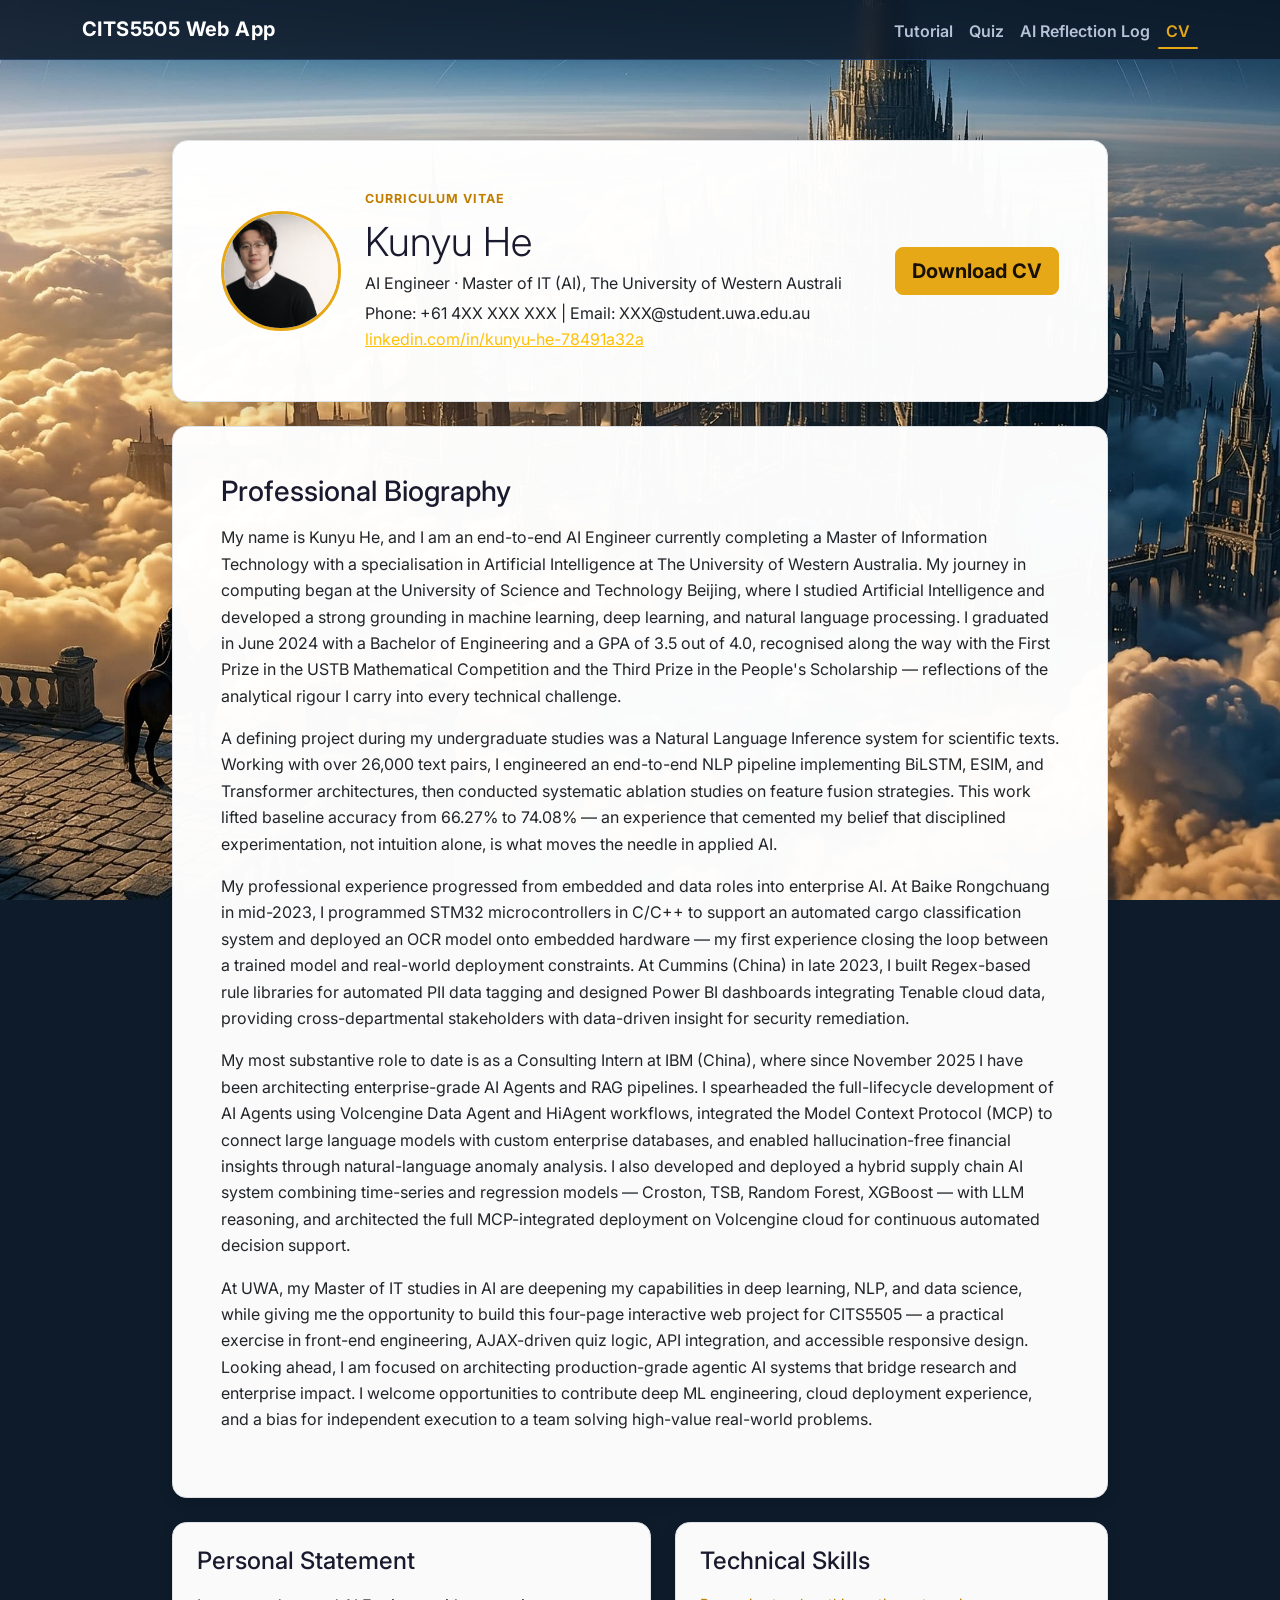
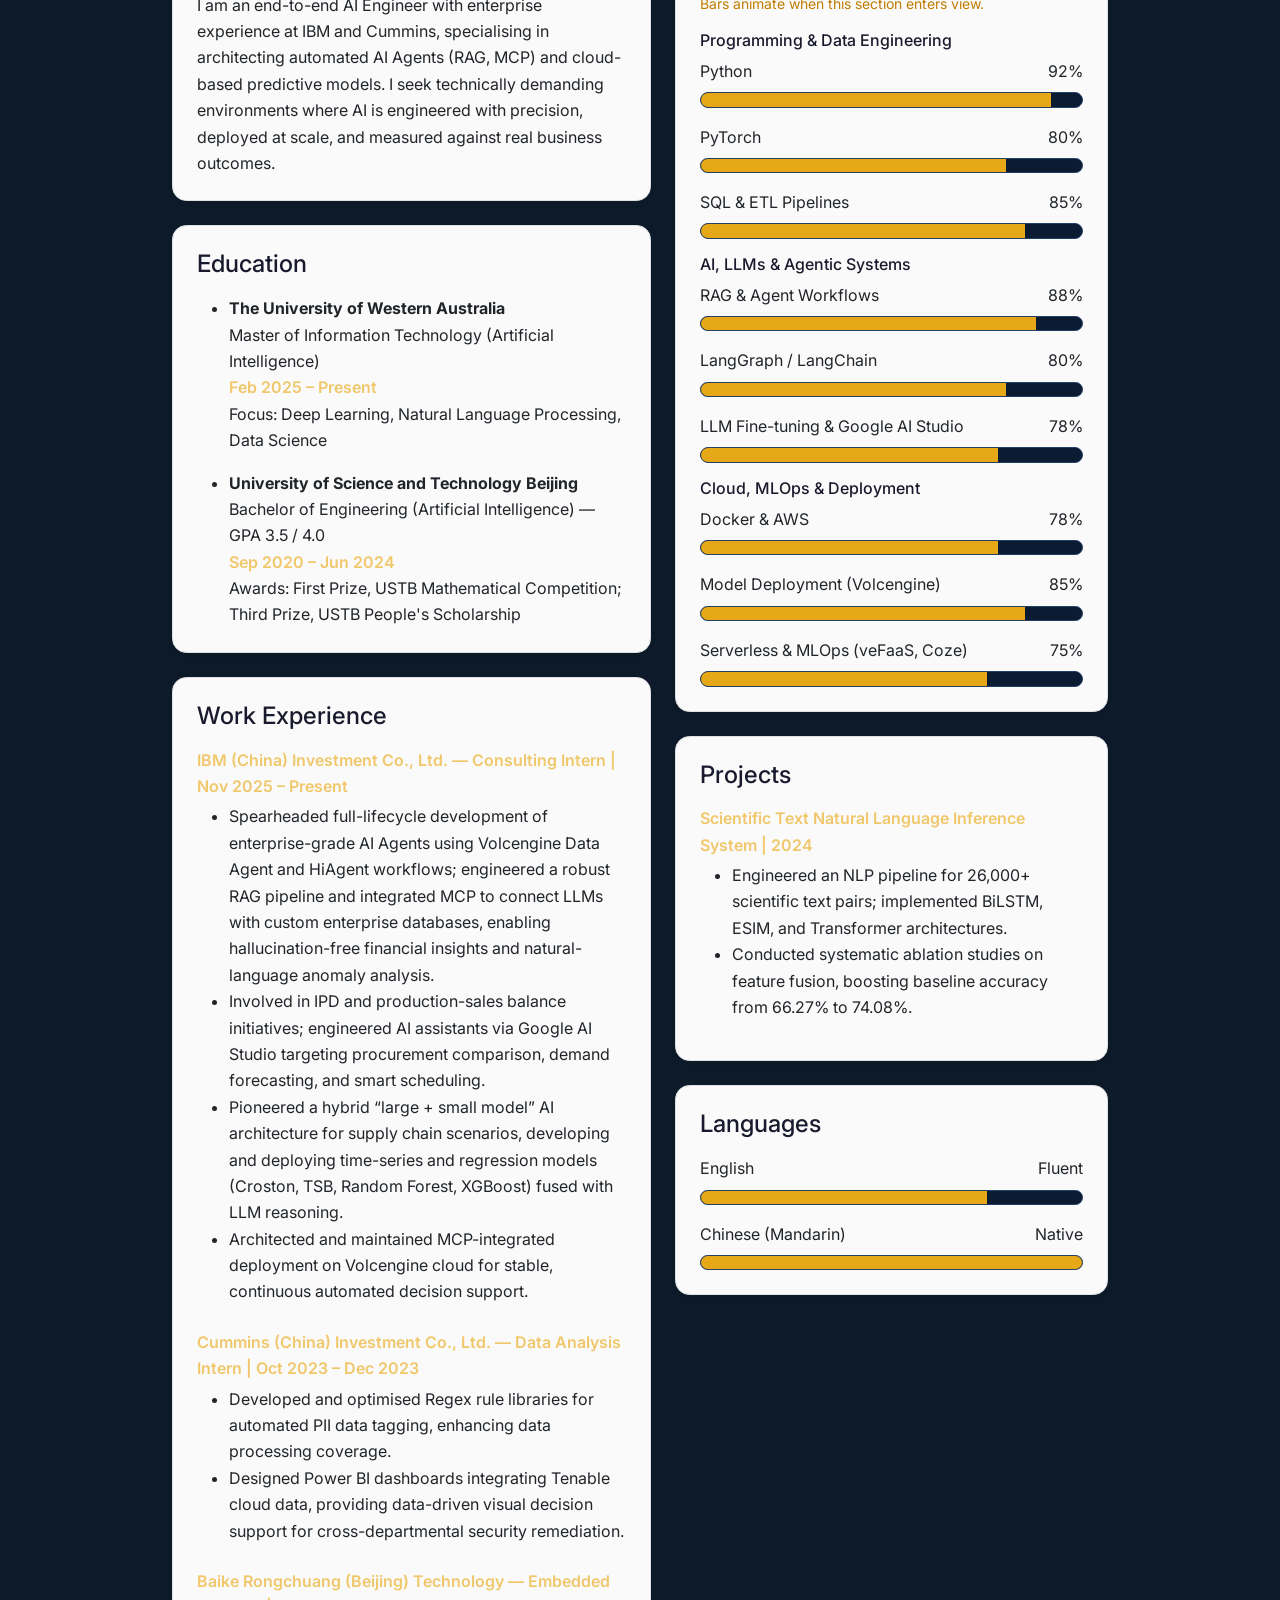
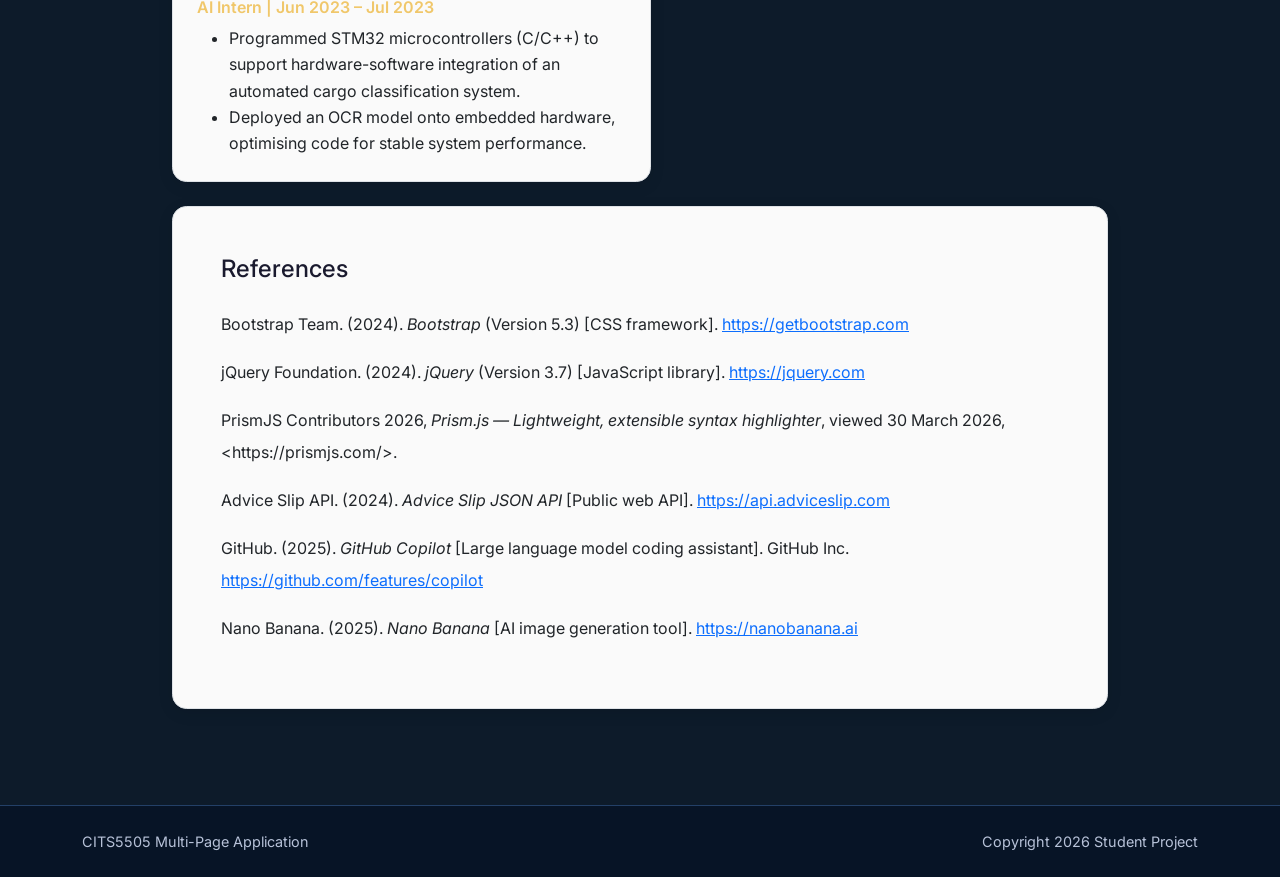
<file: cv.html>
<!doctype html>
<html lang="en">
  <head>
    <!-- Document metadata and external dependencies -->
    <meta charset="UTF-8">
    <meta name="viewport" content="width=device-width, initial-scale=1.0">
    <title>CITS5505 CV</title>
    <link
      href="https://cdn.jsdelivr.net/npm/bootstrap@5.3.3/dist/css/bootstrap.min.css"
      rel="stylesheet"
      integrity="sha384-QWTKZyjpPEjISv5WaRU9OFeRpok6YctnYmDr5pNlyT2bRjXh0JMhjY6hW+ALEwIH"
      crossorigin="anonymous"
    >
    <link rel="preconnect" href="https://fonts.googleapis.com">
    <link rel="preconnect" href="https://fonts.gstatic.com" crossorigin>
    <link
      href="https://fonts.googleapis.com/css2?family=Fira+Code:wght@400;500&family=Inter:wght@400;500;600;700&display=swap"
      rel="stylesheet"
    >
    <link rel="stylesheet" href="css/style.css">
    <style>
      /* CV page visual enhancements and layout customizations */
      .cv-hero {
        background:
          radial-gradient(circle at 5% 10%, rgba(210, 169, 79, 0.18), transparent 32%),
          linear-gradient(155deg, rgba(18, 37, 65, 0.96), rgba(10, 24, 42, 0.96));
      }

      .avatar-circle {
        width: 130px;
        height: 130px;
        border-radius: 50%;
        display: grid;
        place-items: center;
        font-size: 2.4rem;
        font-weight: 700;
        letter-spacing: 0.04em;
        color: #0d1b30;
        background: radial-gradient(circle at 30% 30%, #f7d892, #d2a94f);
        border: 3px solid rgba(255, 255, 255, 0.2);
        box-shadow: 0 12px 26px rgba(0, 0, 0, 0.3);
      }

      .typing-cursor::after {
        content: "|";
        margin-left: 4px;
        opacity: 1;
        animation: cursor-blink 0.9s steps(1, end) infinite;
      }

      @keyframes cursor-blink {
        50% {
          opacity: 0;
        }
      }

      .cv-grid {
        display: grid;
        grid-template-columns: 1fr;
        gap: 1.5rem;
      }

      @media (min-width: 992px) {
        .cv-grid {
          grid-template-columns: 1.05fr 0.95fr;
          align-items: start;
        }
      }

      .quote-box {
        border-left: 4px solid #d2a94f;
        background: rgba(9, 21, 39, 0.85);
      }

      .skill-item .progress {
        height: 0.95rem;
      }

      .skill-value {
        width: 0;
        transition: width 1.2s cubic-bezier(0.25, 1, 0.5, 1);
      }

      .role-meta {
        color: #f0c76a;
        font-weight: 600;
      }

      /* Print rules removed — CV is now downloaded as a PDF file */
    </style>
  </head>
  <body class="cv-page">
    <!-- Page transition overlay: fades to opaque on exit, invisible on arrival -->
    <div id="page-transition-overlay"></div>

    <!-- Shared site header and navigation -->
    <header>
      <nav class="navbar navbar-expand-lg navbar-dark app-navbar sticky-top" aria-label="Main navigation">
        <div class="container">
          <a class="navbar-brand" href="index.html">CITS5505 Web App</a>
          <button
            class="navbar-toggler"
            type="button"
            data-bs-toggle="collapse"
            data-bs-target="#mainNav"
            aria-controls="mainNav"
            aria-expanded="false"
            aria-label="Toggle navigation"
          >
            <span class="navbar-toggler-icon"></span>
          </button>
          <div class="collapse navbar-collapse" id="mainNav">
            <ul class="navbar-nav ms-auto">
              <li class="nav-item">
                <a class="nav-link" href="index.html">Tutorial</a>
              </li>
              <li class="nav-item">
                <a class="nav-link" href="quiz.html">Quiz</a>
              </li>
              <li class="nav-item">
                <a class="nav-link" href="reflection.html">AI Reflection Log</a>
              </li>
              <li class="nav-item">
                <a class="nav-link active" aria-current="page" href="cv.html">CV</a>
              </li>
            </ul>
          </div>
        </div>
      </nav>
    </header>

    <!-- Main CV content -->
    <main class="py-5 page-content">
      <div class="container">
        <article class="info-card cv-hero p-4 p-md-5 mb-4">
          <div class="d-flex flex-column flex-lg-row align-items-lg-center justify-content-between gap-4">
            <div class="d-flex align-items-center gap-4">
              <img src="assets/images/icon.jpg" alt="Kunyu He"
                   style="width:120px; height:120px; object-fit:cover; border-radius:50%; border: 3px solid #e6a817;">
              <div>
                <p class="section-kicker mb-2">Curriculum Vitae</p>
                <h2 class="display-6 mb-1 typing-cursor" id="cv-typing-name" data-text="Kunyu He">Kunyu He</h2>
                <p class="mb-1" id="cv-typing-title" data-text="AI Engineer · Master of IT (AI), The University of Western Australia"></p>
                <p class="mb-0">Phone: +61 4XX XXX XXX | Email: XXX@student.uwa.edu.au</p>
                <p class="mb-0"><a href="https://www.linkedin.com/in/kunyu-he-78491a32a" target="_blank" rel="noopener noreferrer" class="text-warning">linkedin.com/in/kunyu-he-78491a32a</a></p>
              </div>
            </div>
            <div class="text-lg-end">
              <a href="KunyuHe.pdf" download="KunyuHe.pdf" class="btn btn-accent btn-lg" id="download-cv-btn">Download CV</a>
            </div>
          </div>
        </article>

        <section class="info-card p-4 p-md-5 mb-4" aria-labelledby="biography-heading">
          <h2 id="biography-heading" class="h3 mb-3">Professional Biography</h2>
          <p>
            My name is Kunyu He, and I am an end-to-end AI Engineer currently completing a Master of Information Technology
            with a specialisation in Artificial Intelligence at The University of Western Australia. My journey in computing
            began at the University of Science and Technology Beijing, where I studied Artificial Intelligence and developed
            a strong grounding in machine learning, deep learning, and natural language processing. I graduated in June 2024
            with a Bachelor of Engineering and a GPA of 3.5 out of 4.0, recognised along the way with the First Prize in the
            USTB Mathematical Competition and the Third Prize in the People's Scholarship — reflections of the analytical
            rigour I carry into every technical challenge.
          </p>
          <p>
            A defining project during my undergraduate studies was a Natural Language Inference system for scientific texts.
            Working with over 26,000 text pairs, I engineered an end-to-end NLP pipeline implementing BiLSTM, ESIM, and
            Transformer architectures, then conducted systematic ablation studies on feature fusion strategies. This work
            lifted baseline accuracy from 66.27% to 74.08% — an experience that cemented my belief that disciplined
            experimentation, not intuition alone, is what moves the needle in applied AI.
          </p>
          <p>
            My professional experience progressed from embedded and data roles into enterprise AI. At Baike Rongchuang in
            mid-2023, I programmed STM32 microcontrollers in C/C++ to support an automated cargo classification system and
            deployed an OCR model onto embedded hardware — my first experience closing the loop between a trained model and
            real-world deployment constraints. At Cummins (China) in late 2023, I built Regex-based rule libraries for
            automated PII data tagging and designed Power BI dashboards integrating Tenable cloud data, providing
            cross-departmental stakeholders with data-driven insight for security remediation.
          </p>
          <p>
            My most substantive role to date is as a Consulting Intern at IBM (China), where since November 2025 I have been
            architecting enterprise-grade AI Agents and RAG pipelines. I spearheaded the full-lifecycle development of AI
            Agents using Volcengine Data Agent and HiAgent workflows, integrated the Model Context Protocol (MCP) to connect
            large language models with custom enterprise databases, and enabled hallucination-free financial insights through
            natural-language anomaly analysis. I also developed and deployed a hybrid supply chain AI system combining
            time-series and regression models — Croston, TSB, Random Forest, XGBoost — with LLM reasoning, and architected
            the full MCP-integrated deployment on Volcengine cloud for continuous automated decision support.
          </p>
          <p>
            At UWA, my Master of IT studies in AI are deepening my capabilities in deep learning, NLP, and data science,
            while giving me the opportunity to build this four-page interactive web project for CITS5505 — a practical
            exercise in front-end engineering, AJAX-driven quiz logic, API integration, and accessible responsive design.
            Looking ahead, I am focused on architecting production-grade agentic AI systems that bridge research and
            enterprise impact. I welcome opportunities to contribute deep ML engineering, cloud deployment experience, and a
            bias for independent execution to a team solving high-value real-world problems.
          </p>
        </section>

        <div class="cv-grid">
          <div class="vstack gap-4">
            <article class="info-card p-4" aria-labelledby="statement-heading">
              <h2 id="statement-heading" class="h4 mb-3">Personal Statement</h2>
              <p class="mb-0">
                I am an end-to-end AI Engineer with enterprise experience at IBM and Cummins, specialising in architecting
                automated AI Agents (RAG, MCP) and cloud-based predictive models. I seek technically demanding environments
                where AI is engineered with precision, deployed at scale, and measured against real business outcomes.
              </p>
            </article>

            <article class="info-card p-4" aria-labelledby="education-heading">
              <h2 id="education-heading" class="h4 mb-3">Education</h2>
              <ul class="mb-0">
                <li class="mb-3">
                  <strong>The University of Western Australia</strong><br />
                  Master of Information Technology (Artificial Intelligence)<br />
                  <span class="role-meta">Feb 2025 – Present</span><br />
                  Focus: Deep Learning, Natural Language Processing, Data Science
                </li>
                <li>
                  <strong>University of Science and Technology Beijing</strong><br />
                  Bachelor of Engineering (Artificial Intelligence) — GPA 3.5 / 4.0<br />
                  <span class="role-meta">Sep 2020 – Jun 2024</span><br />
                  Awards: First Prize, USTB Mathematical Competition; Third Prize, USTB People's Scholarship
                </li>
              </ul>
            </article>

            <article class="info-card p-4" aria-labelledby="experience-heading">
              <h2 id="experience-heading" class="h4 mb-3">Work Experience</h2>
              <div class="mb-4">
                <p class="mb-1 role-meta">IBM (China) Investment Co., Ltd. — Consulting Intern | Nov 2025 – Present</p>
                <ul class="mb-0">
                  <li>Spearheaded full-lifecycle development of enterprise-grade AI Agents using Volcengine Data Agent and HiAgent
                      workflows; engineered a robust RAG pipeline and integrated MCP to connect LLMs with custom enterprise databases,
                      enabling hallucination-free financial insights and natural-language anomaly analysis.</li>
                  <li>Involved in IPD and production-sales balance initiatives; engineered AI assistants via Google AI Studio
                      targeting procurement comparison, demand forecasting, and smart scheduling.</li>
                  <li>Pioneered a hybrid “large + small model” AI architecture for supply chain scenarios, developing and deploying
                      time-series and regression models (Croston, TSB, Random Forest, XGBoost) fused with LLM reasoning.</li>
                  <li>Architected and maintained MCP-integrated deployment on Volcengine cloud for stable, continuous automated
                      decision support.</li>
                </ul>
              </div>
              <div class="mb-4">
                <p class="mb-1 role-meta">Cummins (China) Investment Co., Ltd. — Data Analysis Intern | Oct 2023 – Dec 2023</p>
                <ul class="mb-0">
                  <li>Developed and optimised Regex rule libraries for automated PII data tagging, enhancing data processing coverage.</li>
                  <li>Designed Power BI dashboards integrating Tenable cloud data, providing data-driven visual decision support
                      for cross-departmental security remediation.</li>
                </ul>
              </div>
              <div>
                <p class="mb-1 role-meta">Baike Rongchuang (Beijing) Technology — Embedded AI Intern | Jun 2023 – Jul 2023</p>
                <ul class="mb-0">
                  <li>Programmed STM32 microcontrollers (C/C++) to support hardware-software integration of an automated
                      cargo classification system.</li>
                  <li>Deployed an OCR model onto embedded hardware, optimising code for stable system performance.</li>
                </ul>
              </div>
            </article>
          </div>

          <div class="vstack gap-4">
            <article class="info-card p-4" aria-labelledby="skills-heading">
              <h2 id="skills-heading" class="h4 mb-3">Technical Skills</h2>
              <p class="small text-light-subtle">Bars animate when this section enters view.</p>

              <h3 class="h6 mb-2 mt-3">Programming &amp; Data Engineering</h3>
              <div class="skill-item mb-3">
                <label class="form-label d-flex justify-content-between"><span>Python</span><span>92%</span></label>
                <div class="progress skill-progress">
                  <div class="progress-bar skill-value" role="progressbar" data-skill-value="92" aria-valuemin="0" aria-valuemax="100"></div>
                </div>
              </div>
              <div class="skill-item mb-3">
                <label class="form-label d-flex justify-content-between"><span>PyTorch</span><span>80%</span></label>
                <div class="progress skill-progress">
                  <div class="progress-bar skill-value" role="progressbar" data-skill-value="80" aria-valuemin="0" aria-valuemax="100"></div>
                </div>
              </div>
              <div class="skill-item mb-3">
                <label class="form-label d-flex justify-content-between"><span>SQL &amp; ETL Pipelines</span><span>85%</span></label>
                <div class="progress skill-progress">
                  <div class="progress-bar skill-value" role="progressbar" data-skill-value="85" aria-valuemin="0" aria-valuemax="100"></div>
                </div>
              </div>

              <h3 class="h6 mb-2 mt-3">AI, LLMs &amp; Agentic Systems</h3>
              <div class="skill-item mb-3">
                <label class="form-label d-flex justify-content-between"><span>RAG &amp; Agent Workflows</span><span>88%</span></label>
                <div class="progress skill-progress">
                  <div class="progress-bar skill-value" role="progressbar" data-skill-value="88" aria-valuemin="0" aria-valuemax="100"></div>
                </div>
              </div>
              <div class="skill-item mb-3">
                <label class="form-label d-flex justify-content-between"><span>LangGraph / LangChain</span><span>80%</span></label>
                <div class="progress skill-progress">
                  <div class="progress-bar skill-value" role="progressbar" data-skill-value="80" aria-valuemin="0" aria-valuemax="100"></div>
                </div>
              </div>
              <div class="skill-item mb-3">
                <label class="form-label d-flex justify-content-between"><span>LLM Fine-tuning &amp; Google AI Studio</span><span>78%</span></label>
                <div class="progress skill-progress">
                  <div class="progress-bar skill-value" role="progressbar" data-skill-value="78" aria-valuemin="0" aria-valuemax="100"></div>
                </div>
              </div>

              <h3 class="h6 mb-2 mt-3">Cloud, MLOps &amp; Deployment</h3>
              <div class="skill-item mb-3">
                <label class="form-label d-flex justify-content-between"><span>Docker &amp; AWS</span><span>78%</span></label>
                <div class="progress skill-progress">
                  <div class="progress-bar skill-value" role="progressbar" data-skill-value="78" aria-valuemin="0" aria-valuemax="100"></div>
                </div>
              </div>
              <div class="skill-item mb-3">
                <label class="form-label d-flex justify-content-between"><span>Model Deployment (Volcengine)</span><span>85%</span></label>
                <div class="progress skill-progress">
                  <div class="progress-bar skill-value" role="progressbar" data-skill-value="85" aria-valuemin="0" aria-valuemax="100"></div>
                </div>
              </div>
              <div class="skill-item">
                <label class="form-label d-flex justify-content-between"><span>Serverless &amp; MLOps (veFaaS, Coze)</span><span>75%</span></label>
                <div class="progress skill-progress">
                  <div class="progress-bar skill-value" role="progressbar" data-skill-value="75" aria-valuemin="0" aria-valuemax="100"></div>
                </div>
              </div>
            </article>

            <article class="info-card p-4" aria-labelledby="projects-heading">
              <h2 id="projects-heading" class="h4 mb-3">Projects</h2>
              <div class="mb-3">
                <p class="mb-1 role-meta">Scientific Text Natural Language Inference System | 2024</p>
                <ul class="mb-0">
                  <li>Engineered an NLP pipeline for 26,000+ scientific text pairs; implemented BiLSTM, ESIM, and Transformer
                      architectures.</li>
                  <li>Conducted systematic ablation studies on feature fusion, boosting baseline accuracy from 66.27% to 74.08%.</li>
                </ul>
              </div>
            </article>

            <article class="info-card p-4" aria-labelledby="languages-heading">
              <h2 id="languages-heading" class="h4 mb-3">Languages</h2>
              <div class="skill-item mb-3">
                <label class="form-label d-flex justify-content-between"><span>English</span><span>Fluent</span></label>
                <div class="progress skill-progress">
                  <div class="progress-bar skill-value" role="progressbar" data-skill-value="75" aria-valuemin="0" aria-valuemax="100"></div>
                </div>
              </div>
              <div class="skill-item">
                <label class="form-label d-flex justify-content-between"><span>Chinese (Mandarin)</span><span>Native</span></label>
                <div class="progress skill-progress">
                  <div class="progress-bar skill-value" role="progressbar" data-skill-value="100" aria-valuemin="0" aria-valuemax="100"></div>
                </div>
              </div>
            </article>

            <article class="info-card quote-box p-4" aria-labelledby="quote-heading">
              <h2 id="quote-heading" class="h5 mb-2">Motivational Quote</h2>
              <blockquote class="mb-1" id="motivation-quote">Loading quote...</blockquote>
              <p class="mb-0 small text-light-subtle" id="motivation-author"></p>
            </article>
          </div>
        </div>

        <section class="info-card p-4 p-md-5 mt-4" id="references">
  <h2 class="h4 mb-4">References</h2>
  <ul class="list-unstyled" style="line-height:2;">

    <li class="mb-3">
      Bootstrap Team. (2024). <em>Bootstrap</em> (Version 5.3) [CSS framework].
      <a href="https://getbootstrap.com" target="_blank">https://getbootstrap.com</a>
    </li>

    <li class="mb-3">
      jQuery Foundation. (2024). <em>jQuery</em> (Version 3.7) [JavaScript library].
      <a href="https://jquery.com" target="_blank">https://jquery.com</a>
    </li>

    <li class="mb-3">
      PrismJS Contributors 2026, <em>Prism.js — Lightweight, extensible syntax highlighter</em>, viewed 30 March 2026, &lt;https://prismjs.com/&gt;.
    </li>

    <li class="mb-3">
      Advice Slip API. (2024). <em>Advice Slip JSON API</em> [Public web API].
      <a href="https://api.adviceslip.com" target="_blank">https://api.adviceslip.com</a>
    </li>

    <li class="mb-3">
      GitHub. (2025). <em>GitHub Copilot</em> [Large language model coding assistant].
      GitHub Inc.
      <a href="https://github.com/features/copilot" target="_blank">https://github.com/features/copilot</a>
    </li>

    <li class="mb-3">
      Nano Banana. (2025). <em>Nano Banana</em> [AI image generation tool].
      <a href="https://nanobanana.ai" target="_blank">https://nanobanana.ai</a>
    </li>

  </ul>
  
</section>
      </div>
    </main>

    <!-- Shared site footer -->
    <footer class="app-footer py-4 mt-5">
      <div class="container d-flex flex-column flex-md-row justify-content-between align-items-center gap-2">
        <p class="mb-0">CITS5505 Multi-Page Application</p>
        <p class="mb-0">Copyright <span class="current-year"></span> Student Project</p>
      </div>
    </footer>

    <!-- JavaScript dependencies and page script -->
    <script
      src="https://code.jquery.com/jquery-3.7.1.min.js"
      integrity="sha256-/JqT3SQfawRcv/BIHPThkBvs0OEvtFFmqPF/lYI/Cxo="
      crossorigin="anonymous"
    ></script>
    <script
      src="https://cdn.jsdelivr.net/npm/bootstrap@5.3.3/dist/js/bootstrap.bundle.min.js"
      integrity="sha384-YvpcrYf0tY3lHB60NNkmXc5s9fDVZLESaAA55NDzOxhy9GkcIdslK1eN7N6jIeHz"
      crossorigin="anonymous"
    ></script>
    <script src="js/cv.js"></script>
    <!-- Page transition logic: intercepts internal links, plays exit/entrance animation -->
    <script src="js/transitions.js"></script>
  </body>
</html>
</file>
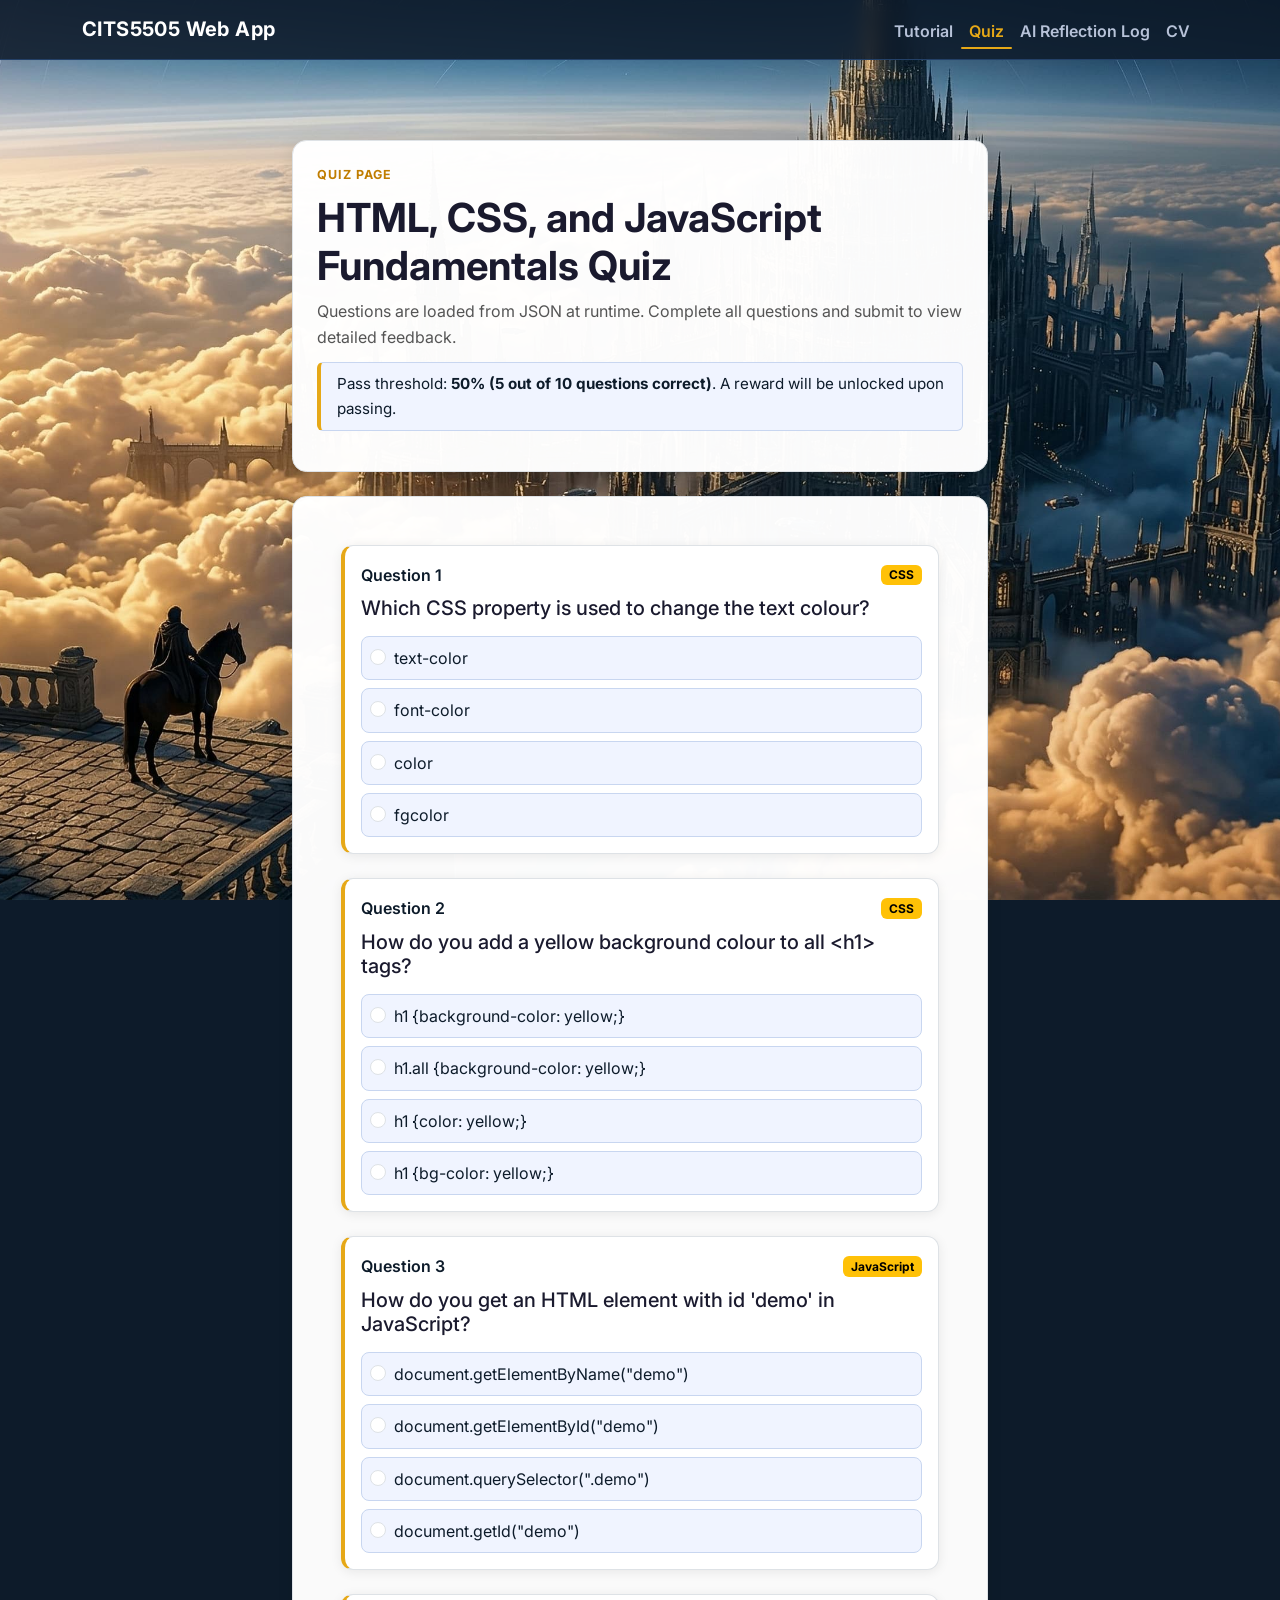
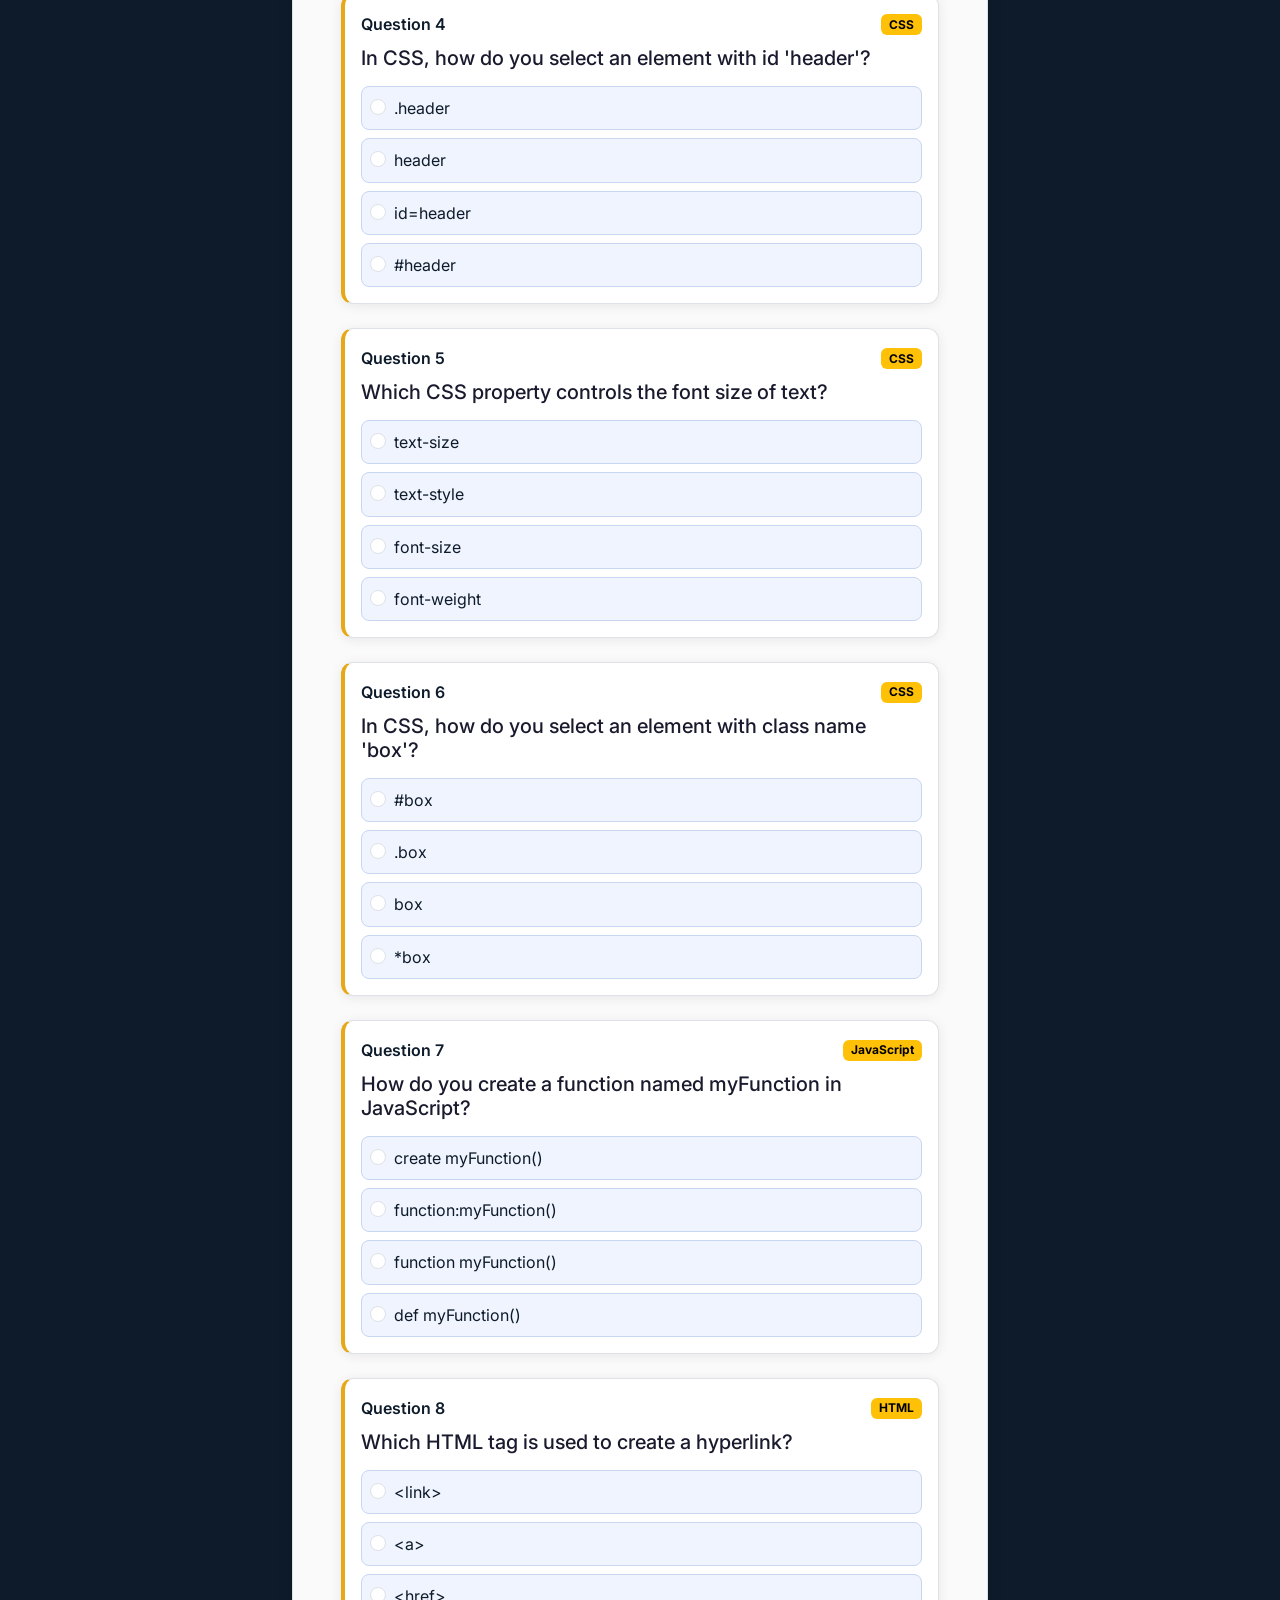
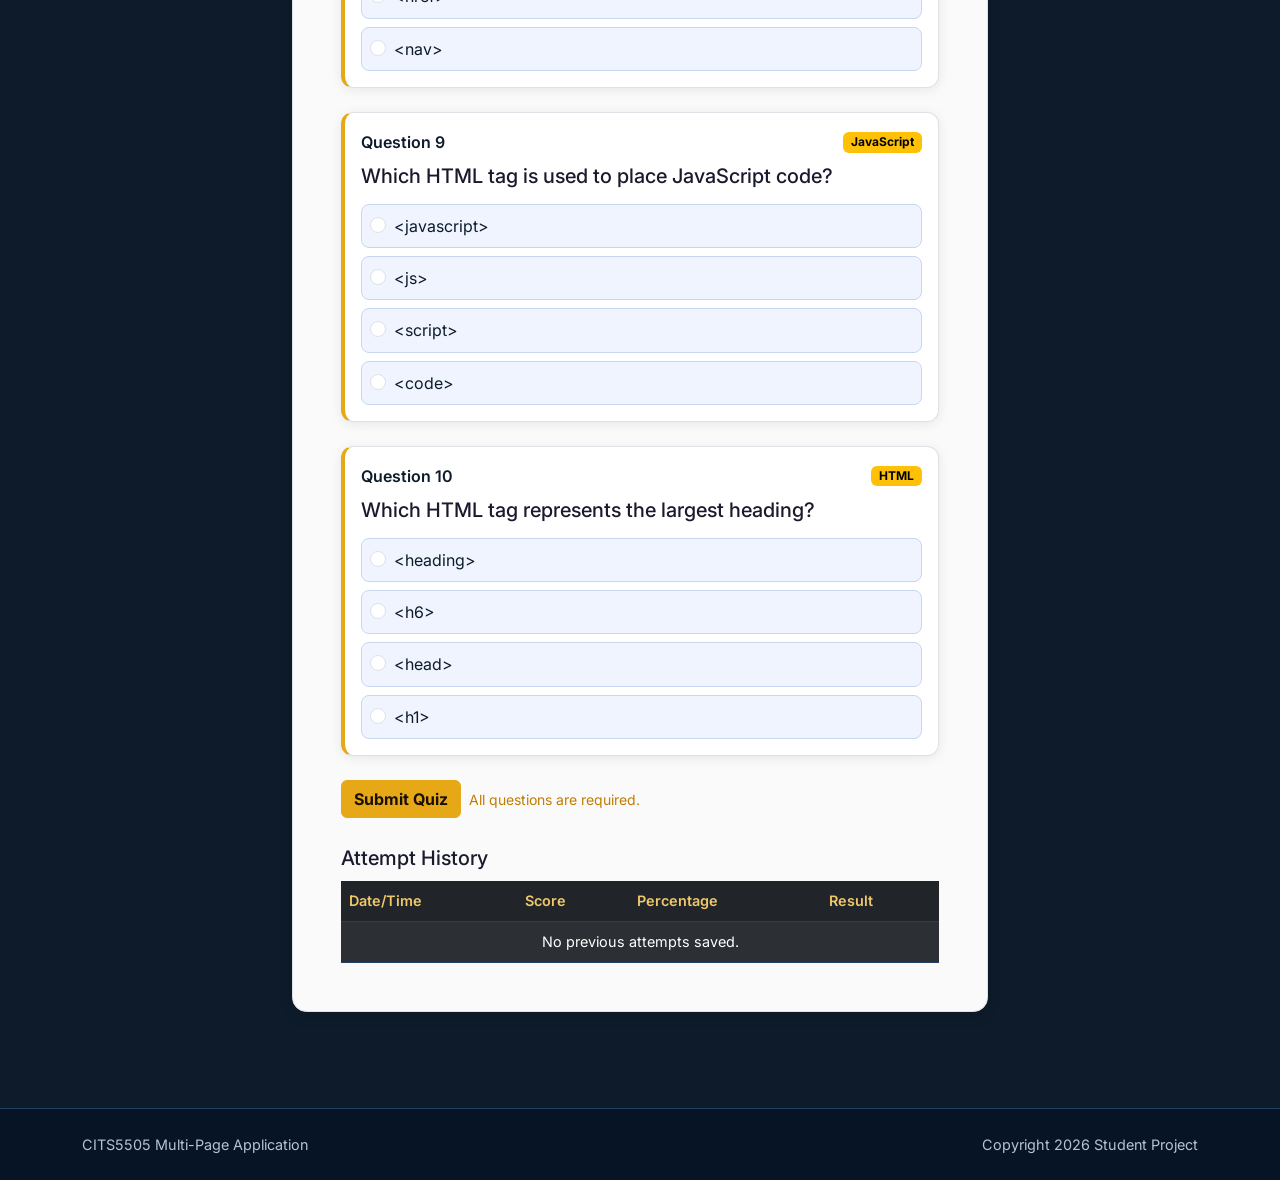
<file: quiz.html>
<!doctype html>
<html lang="en">
  <head>
    <!-- Document metadata and external dependencies -->
    <meta charset="UTF-8" />
    <meta name="viewport" content="width=device-width, initial-scale=1.0" />
    <title>CITS5505 Quiz</title>
    <link
      href="https://cdn.jsdelivr.net/npm/bootstrap@5.3.3/dist/css/bootstrap.min.css"
      rel="stylesheet"
      integrity="sha384-QWTKZyjpPEjISv5WaRU9OFeRpok6YctnYmDr5pNlyT2bRjXh0JMhjY6hW+ALEwIH"
      crossorigin="anonymous"
    />
    <link rel="preconnect" href="https://fonts.googleapis.com" />
    <link rel="preconnect" href="https://fonts.gstatic.com" crossorigin />
    <link
      href="https://fonts.googleapis.com/css2?family=Fira+Code:wght@400;500&family=Inter:wght@400;500;600;700&display=swap"
      rel="stylesheet"
    />
    <link rel="stylesheet" href="css/style.css" />
  </head>
  <body>
    <!-- Page transition overlay: fades to opaque on exit, invisible on arrival -->
    <div id="page-transition-overlay"></div>

    <!-- Shared site header and navigation -->
    <header>
      <nav class="navbar navbar-expand-lg navbar-dark app-navbar sticky-top" aria-label="Main navigation">
        <div class="container">
          <a class="navbar-brand" href="index.html">CITS5505 Web App</a>
          <button
            class="navbar-toggler"
            type="button"
            data-bs-toggle="collapse"
            data-bs-target="#mainNav"
            aria-controls="mainNav"
            aria-expanded="false"
            aria-label="Toggle navigation"
          >
            <span class="navbar-toggler-icon"></span>
          </button>
          <div class="collapse navbar-collapse" id="mainNav">
            <ul class="navbar-nav ms-auto">
              <li class="nav-item">
                <a class="nav-link" href="index.html">Tutorial</a>
              </li>
              <li class="nav-item">
                <a class="nav-link active" aria-current="page" href="quiz.html">Quiz</a>
              </li>
              <li class="nav-item">
                <a class="nav-link" href="reflection.html">AI Reflection Log</a>
              </li>
              <li class="nav-item">
                <a class="nav-link" href="cv.html">CV</a>
              </li>
            </ul>
          </div>
        </div>
      </nav>
    </header>

    <!-- Main quiz content -->
    <main class="py-5 page-content">
      <section class="container">
        <div class="row justify-content-center">
          <div class="col-lg-9">
            <header class="info-card mb-4 p-4">
              <p class="section-kicker mb-2" style="color:#c07d00;">Quiz Page</p>
              <h1 class="mb-2" style="color:#1a1a2e;">HTML, CSS, and JavaScript Fundamentals Quiz</h1>
              <p class="mb-0" style="color:#555;">
                Questions are loaded from JSON at runtime. Complete all questions and submit to view detailed feedback.
              </p>
              <p class="quiz-threshold-notice">
                Pass threshold: <strong><span id="threshold-pct"></span>% (<span id="threshold-count"></span> out of 10 questions correct)</strong>.
                A reward will be unlocked upon passing.
              </p>
            </header>

            <div class="info-card p-4 p-md-5" id="quiz-app" aria-live="polite">
              <div id="quiz-loading-state" class="text-light-subtle">
                Loading quiz questions...
              </div>

              <div id="quiz-error-state" class="alert alert-danger d-none" role="alert"></div>

              <form id="quiz-form" class="d-none" novalidate>
                <section id="questions-container" class="vstack gap-4" aria-label="Quiz questions"></section>

                <div class="mt-4 d-flex flex-wrap gap-2 align-items-center">
                  <button type="submit" class="btn btn-accent">Submit Quiz</button>
                  <span class="small text-light-subtle" id="validation-hint">All questions are required.</span>
                </div>
              </form>

              <section id="results-panel" class="mt-4 p-4 rounded border border-secondary-subtle d-none" aria-live="polite">
                <h2 class="h4 mb-2">Quiz Results</h2>
                <p id="results-summary" class="mb-1"></p>
                <p id="results-status" class="mb-0"></p>
              </section>

              <section id="reward-panel" class="mt-4 p-4 rounded border border-warning d-none" aria-live="polite">
                <h2 class="h4 mb-2">Congratulations</h2>
                <p class="mb-1">You passed the quiz. Here is your reward message:</p>
                <blockquote class="mb-0" id="reward-text"></blockquote>
              </section>

              <section id="history-panel" class="mt-4 d-none" aria-live="polite">
                <div class="d-flex flex-wrap justify-content-between align-items-center gap-2 mb-2">
                  <h2 class="h5 mb-0">Attempt History</h2>
                  <button type="button" class="btn btn-sm btn-outline-light" id="clear-history-btn">Clear History</button>
                </div>
                <div class="table-responsive">
                  <table class="table table-dark table-striped align-middle mb-0">
                    <thead>
                      <tr>
                        <th scope="col">Date/Time</th>
                        <th scope="col">Score</th>
                        <th scope="col">Percentage</th>
                        <th scope="col">Result</th>
                      </tr>
                    </thead>
                    <tbody id="history-table-body"></tbody>
                  </table>
                </div>
              </section>

            </div>
          </div>
        </div>
      </section>
    </main>

    <!-- Shared site footer -->
    <footer class="app-footer py-4 mt-5">
      <div class="container d-flex flex-column flex-md-row justify-content-between align-items-center gap-2">
        <p class="mb-0">CITS5505 Multi-Page Application</p>
        <p class="mb-0">Copyright <span class="current-year"></span> Student Project</p>
      </div>
    </footer>

    <!-- JavaScript dependencies and page script -->
    <script
      src="https://code.jquery.com/jquery-3.7.1.min.js"
      integrity="sha256-/JqT3SQfawRcv/BIHPThkBvs0OEvtFFmqPF/lYI/Cxo="
      crossorigin="anonymous"
    ></script>
    <script
      src="https://cdn.jsdelivr.net/npm/bootstrap@5.3.3/dist/js/bootstrap.bundle.min.js"
      integrity="sha384-YvpcrYf0tY3lHB60NNkmXc5s9fDVZLESaAA55NDzOxhy9GkcIdslK1eN7N6jIeHz"
      crossorigin="anonymous"
    ></script>
    <script src="js/quiz.js"></script>
    <!-- Page transition logic: intercepts internal links, plays exit/entrance animation -->
    <script src="js/transitions.js"></script>
  </body>
</html>
</file>
<file: css/style.css>
/* ====================================================================
   CITS5505 — Global Stylesheet
   Shared across Tutorial (index.html), Quiz (quiz.html),
   Reflection (reflection.html), and CV (cv.html).
   ==================================================================== */


/* ── SECTION 1: FONT USAGE NOTE ─────────────────────────────────────
   Inter (base UI font) and Fira Code (monospace, code elements) are
   loaded via <link> tags in each HTML file's <head>. Using <link> is
   preferred over @import because it does not block rendering.
   Referenced below as: font-family: "Inter" and font-family: "Fira Code".
   ------------------------------------------------------------------- */


/* ── SECTION 2: CSS CUSTOM PROPERTIES ───────────────────────────────
   Central token registry. Update here to retheme the whole project.
   ------------------------------------------------------------------- */
:root {
  /* Primary brand colours (required palette) */
  --primary:    #0d1b2a; /* Dark navy — page background foundation */
  --accent:     #e6a817; /* Gold — CTAs, highlights, active states  */
  --bg-light:   #f4f6f9; /* Light grey — used for print / light surfaces */
  --text-main:  #212529; /* Dark body text — print and light contexts */
  --success:    #28a745; /* Correct-answer and pass-state green */
  --danger:     #dc3545; /* Wrong-answer, validation error, fail-state red */

  /* Extended dark-theme palette */
  --primary-mid:   #122541; /* Mid-tone navy — card/panel backgrounds */
  --primary-soft:  #0e1e36; /* Soft navy — secondary panel tint */
  --accent-light:  #f0c76a; /* Lighter gold — hover states, muted accents */
  --border:        #234067; /* Subtle blue-grey border */
  --text-light:    #e8ecf5; /* Light body text for dark backgrounds */
  --text-muted:    #b7c2d8; /* De-emphasised text — captions, metadata */
  --shadow:        0 10px 30px rgba(0, 0, 0, 0.35); /* Unified card elevation */

  /* Backward-compat aliases — referenced by inline styles in HTML files */
  --color-accent:        var(--accent);
  --color-accent-strong: var(--accent-light);
  --color-bg:            var(--primary);
  --color-text:          var(--text-light);
  --color-muted:         var(--text-muted);
  --color-border:        var(--border);
  --shadow-soft:         var(--shadow);
}


/* ── SECTION 3: BASE RESET AND DOCUMENT ─────────────────────────────
   Minimal reset on top of Bootstrap. Establishes the dark page canvas
   using the project radial-gradient background and Inter as base font.
   ------------------------------------------------------------------- */

/* Ensure page fills viewport height to avoid white flash at bottom */
html,
body {
  min-height: 100%;
}

/* FIX 2: Background image only — dark gradient overlays removed so image
   appears at full brightness. background-color is a fallback only. */
body {
  font-family: "Inter", sans-serif;
  color: var(--text-light);
  background-image: url('../assets/images/background.jpg');
  background-size: cover;
  background-position: center center;
  background-attachment: fixed;
  background-repeat: no-repeat;
  background-color: var(--primary); /* fallback while image loads */
  min-height: 100vh;
  line-height: 1.65;
}

/* All heading levels: Inter Bold, white — clear against dark background */
h1,
h2,
h3,
h4,
h5,
h6,
.navbar-brand {
  font-family: "Inter", sans-serif;
  font-weight: 700;
  color: #fff;
}

/* Inline code in prose: gold tint with dark pill background */
code {
  font-family: "Fira Code", monospace;
  font-size: 0.875em;
  color: var(--accent-light);
  background: rgba(18, 37, 65, 0.75);
  padding: 0.1em 0.42em;
  border-radius: 0.25rem;
}

/* Standalone preformatted block: dark surface, subtle border, scrollable */
pre {
  font-family: "Fira Code", monospace;
  font-size: 0.875rem;
  background: #0b1520;
  color: #abb2bf;
  padding: 1.25rem 1.5rem;
  border-radius: 0.6rem;
  overflow-x: auto;
  border: 1px solid var(--border);
  line-height: 1.6;
}

/* code inside pre: reset inherited overrides so Prism can style freely */
pre code {
  font-family: inherit;
  font-size: inherit;
  color: inherit;
  background: none;
  padding: 0;
  border-radius: 0;
}


/* ── SECTION 4: NAVBAR ───────────────────────────────────────────────
   Sticky top bar with --primary background, glass-morphism blur, and
   --accent underline on the currently active page link.
   ------------------------------------------------------------------- */

/* Sticky navigation bar: frosted-glass panel elevated above body::before overlay.
   z-index matches Bootstrap's sticky-top value to avoid stacking conflicts. */
.app-navbar {
  position: relative;
  z-index: 1020;
  background: rgba(13, 27, 42, 0.85);
  backdrop-filter: blur(8px);
  -webkit-backdrop-filter: blur(8px);
  border-bottom: 1px solid var(--border);
}

/* Brand text: always full white, slight tracking */
.navbar-brand {
  font-weight: 700;
  letter-spacing: 0.02em;
  color: #fff !important;
}

/* Default link: muted colour to keep hierarchy clear */
.nav-link {
  color: var(--text-muted) !important;
  font-weight: 600;
  position: relative;
  padding-bottom: 0.25rem;
  transition: color 0.2s ease;
}

/* Hover / keyboard focus: brighten to gold */
.nav-link:hover,
.nav-link:focus {
  color: var(--accent-light) !important;
}

/* Active page link: full accent gold */
.nav-link.active {
  color: var(--accent) !important;
}

/* Gold underline on active link — slides in on load/hover */
.nav-link.active::after,
.nav-link:hover::after {
  content: "";
  position: absolute;
  left: 0;
  bottom: 0;
  width: 100%;
  height: 2px;
  background: var(--accent);
  border-radius: 2px;
  animation: underline-slide-in 0.22s ease forwards;
}

/* Slide underline in from left */
@keyframes underline-slide-in {
  from { transform: scaleX(0); transform-origin: left; }
  to   { transform: scaleX(1); transform-origin: left; }
}

/* Hamburger button border visible in dark context */
.navbar-toggler {
  border-color: var(--border);
}

/* Gold focus ring on toggler for keyboard accessibility */
.navbar-toggler:focus {
  box-shadow: 0 0 0 0.2rem rgba(230, 168, 23, 0.4);
}


/* ── SECTION 5: BUTTONS ──────────────────────────────────────────────
   Bootstrap's .btn-primary is overridden to use --accent. A subtle
   translateY lift + box-shadow communicates interactivity on hover.
   ------------------------------------------------------------------- */

/* Override Bootstrap default blue with --accent gold */
.btn-primary {
  background-color: var(--accent);
  border-color: var(--accent);
  color: #1a1000;
  font-weight: 700;
  transition:
    background-color 0.2s ease,
    border-color 0.2s ease,
    transform 0.15s ease,
    box-shadow 0.2s ease;
}

/* Lift the button 2px and add a gold glow on hover */
.btn-primary:hover,
.btn-primary:focus {
  background-color: var(--accent-light);
  border-color: var(--accent-light);
  color: #1a1000;
  transform: translateY(-2px);
  box-shadow: 0 6px 18px rgba(230, 168, 23, 0.38);
}

/* Custom accent class used in templates — same treatment as btn-primary */
.btn-accent {
  background-color: var(--accent);
  border: 1px solid var(--accent);
  color: #1a1000;
  font-weight: 700;
  transition:
    background-color 0.2s ease,
    border-color 0.2s ease,
    transform 0.15s ease,
    box-shadow 0.2s ease;
}

/* Lift + glow on hover for .btn-accent */
.btn-accent:hover,
.btn-accent:focus {
  background-color: var(--accent-light);
  border-color: var(--accent-light);
  color: #1a1000;
  transform: translateY(-2px);
  box-shadow: 0 6px 18px rgba(230, 168, 23, 0.38);
}

/* Active (pressed) state: remove lift, deepen colour */
.btn-primary:active,
.btn-accent:active {
  transform: translateY(0);
  box-shadow: none;
  background-color: var(--accent);
  border-color: var(--accent);
}


/* ── SECTION 6: HERO SECTION AND SECTION LABELS ─────────────────────
   The hero banner on each page uses a bottom border separator. The
   .section-kicker label appears above page headings as a category tag.
   ------------------------------------------------------------------- */

/* Thin border visually closes the hero region */
.hero-section {
  border-bottom: 1px solid var(--border);
}

/* Small uppercase kicker label above major headings */
.section-kicker {
  display: block;
  letter-spacing: 0.08em;
  text-transform: uppercase;
  font-weight: 700;
  font-size: 0.78rem;
  color: var(--accent-light);
}


/* ── SECTION 7: CARDS AND PANELS ─────────────────────────────────────
   Glass-effect dark cards used throughout for structured content areas.
   ------------------------------------------------------------------- */

/* Primary content card: layered dark gradient with border and shadow */
.info-card,
.topic-card {
  background: linear-gradient(
    145deg,
    rgba(18, 37, 65, 0.95),
    rgba(10, 25, 45, 0.95)
  );
  border: 1px solid var(--border);
  border-radius: 0.9rem;
  box-shadow: var(--shadow);
}

/* Subtle tinted background for alternating section rows */
.bg-panel {
  background: rgba(12, 26, 47, 0.55);
}


/* ── SECTION 8: FORM ELEMENTS ────────────────────────────────────────
   Inputs and textareas adopt the dark theme. Focus ring uses --accent.
   ------------------------------------------------------------------- */

/* Dark-themed input fields */
.form-control,
.form-control:focus {
  background-color: #0b1b31;
  color: var(--text-light);
  border-color: var(--border);
}

/* Gold focus ring replaces Bootstrap's default blue */
.form-control:focus {
  box-shadow: 0 0 0 0.2rem rgba(230, 168, 23, 0.28);
}


/* ── SECTION 9: ACCORDION ────────────────────────────────────────────
   Dark accordion overrides for Bootstrap's default light accordion,
   used on the tutorial page (if applicable).
   ------------------------------------------------------------------- */

/* Accordion item and trigger button: dark navy background */
.accordion-item,
.accordion-button {
  background-color: #0c1b33;
  color: var(--text-light);
  border-color: var(--border);
}

/* Expanded accordion header: slightly lighter with gold text */
.accordion-button:not(.collapsed) {
  background-color: #102544;
  color: var(--accent-light);
}

/* Gold focus ring on accordion trigger */
.accordion-button:focus {
  box-shadow: 0 0 0 0.2rem rgba(230, 168, 23, 0.28);
}


/* ── SECTION 10: CODE BLOCKS (PRISM AUGMENTATION) ───────────────────
   Prism.js provides token colours. These rules add project-consistent
   border radius and border. Applies to Prism-decorated pre elements.
   ------------------------------------------------------------------- */

/* Add project border style to all Prism-decorated code blocks */
pre[class*="language-"] {
  border: 1px solid var(--border);
  border-radius: 0.7rem;
  font-family: "Fira Code", monospace;
}

/* Override Prism's default margin to suit card layouts */
pre[class*="language-"]:last-child {
  margin-bottom: 0;
}


/* ── SECTION 11: TUTORIAL PAGE ───────────────────────────────────────
   .tutorial-block elements start invisible and slide into view when
   the IntersectionObserver in tutorial.js adds .is-visible. The CSS
   defines the initial state and the transition; JS adds the class.
   ------------------------------------------------------------------- */

/* Initial hidden state for scroll-reveal sections (JS adds is-visible) */
.tutorial-block {
  opacity: 0;
  transform: translateY(16px);
  transition: opacity 0.35s ease, transform 0.35s ease;
}

/* Revealed state: JS adds this class when section enters the viewport */
.tutorial-block.is-visible {
  opacity: 1 !important;
  transform: translateY(0) !important;
}

/* CSS playground preview area: dashed border makes it obvious */
#css-playground-target {
  min-height: 80px;
  border: 1px dashed var(--border);
  border-radius: 0.5rem;
  padding: 1rem 1.25rem;
  background: rgba(11, 27, 49, 0.8);
  transition: border-color 0.2s ease;
}

/* Status line below playground textarea — colour toggled by JS */
#css-playground-status {
  font-size: 0.85rem;
  min-height: 1.2em;
  transition: color 0.2s ease;
}

/* HTML playground sandboxed preview iframe */
.html-playground-frame {
  width: 100%;
  height: 220px;
  border: 1px solid var(--border);
  border-radius: 0.5rem;
  background: #fff;
  display: block;
}


/* ── SECTION 12: QUIZ PAGE ───────────────────────────────────────────
   Question cards, answer option rows, validation states, results panel,
   and attempt history table. JS toggles Bootstrap border/bg utilities
   on these elements; CSS provides base styles and extra states.
   ------------------------------------------------------------------- */

/* FIX 2: Question cards — light theme so readable over background image */
.question-card,
.quiz-question {
  background: #ffffff !important;
  color: #0d1b2a !important;
  border: 1px solid #dee2e6 !important;
  border-left: 4px solid var(--accent) !important;
  border-radius: 12px !important;
  padding: 1rem 1.25rem;
  box-shadow: 0 2px 12px rgba(0, 0, 0, 0.08) !important;
  transition: border-color 0.2s ease;
}

/* Answer option label row: light blue background for readability */
.quiz-option {
  cursor: pointer;
  background: #f0f4ff !important;
  color: #0d1b2a !important;
  border: 1px solid #c8d6f0 !important;
  border-radius: 8px !important;
  transition: background-color 0.15s ease, border-color 0.15s ease;
}

/* Hover: slightly deeper blue tint with gold border */
.quiz-option:hover {
  background: #dce8ff !important;
  border-color: var(--accent) !important;
}

/* Unanswered validation state — mirrors JS-added .border-danger */
.unanswered,
.quiz-question.border-danger {
  border-left-color: var(--danger) !important;
  border-color: var(--danger) !important;
  animation: shake 0.32s ease;
}

/* Correct answer highlight — green tint on light background */
.correct,
.quiz-option.border-success {
  background-color: rgba(40, 167, 69, 0.15) !important;
  border-color: var(--success) !important;
  color: #155724 !important;
}

/* Incorrect answer highlight — red tint on light background */
.incorrect,
.quiz-option.border-danger {
  background-color: rgba(220, 53, 69, 0.12) !important;
  border-color: var(--danger) !important;
  color: #721c24 !important;
}

/* Results panel shown after grading: prominent dark card */
.results-panel,
#results-panel {
  background: rgba(14, 30, 54, 0.94);
  border: 1px solid var(--border);
  border-radius: 0.75rem;
  box-shadow: 0 8px 24px rgba(0, 0, 0, 0.32);
}

/* Score summary line: slightly larger for emphasis */
#results-summary {
  font-size: 1.1rem;
  font-weight: 600;
}

/* Attempt history table: inherits Bootstrap dark-striped; override colours */
.history-table,
#history-panel .table {
  font-size: 0.9rem;
  border-color: var(--border);
}

/* Table header: gold text to distinguish from body rows */
.history-table thead th,
#history-panel .table thead th {
  color: var(--accent-light);
  border-bottom-color: var(--border);
  font-weight: 600;
}


/* ── SECTION 13: CV PAGE ─────────────────────────────────────────────
   Visual components for the CV/biography page: hero banner, initials
   avatar, typing animation cursor, two-column grid, animated skill
   bars, quote box, role labels, and print output.
   ------------------------------------------------------------------- */

/* Hero banner: warm gold radial glow over dark navy gradient */
.cv-hero {
  background:
    radial-gradient(circle at 5% 10%, rgba(230, 168, 23, 0.18), transparent 32%),
    linear-gradient(155deg, rgba(18, 37, 65, 0.96), rgba(10, 24, 42, 0.96));
}

/* Circular avatar showing initials: gold gradient sphere */
.avatar-circle {
  width: 130px;
  height: 130px;
  border-radius: 50%;
  display: grid;
  place-items: center;
  flex-shrink: 0;
  font-size: 2.4rem;
  font-weight: 700;
  letter-spacing: 0.04em;
  color: #0d1b30;
  background: radial-gradient(circle at 30% 30%, #f7d892, var(--accent));
  border: 3px solid rgba(255, 255, 255, 0.2);
  box-shadow: 0 12px 26px rgba(0, 0, 0, 0.32);
}

/* Blinking pipe cursor rendered via ::after on elements with this class */
.typing-cursor::after {
  content: "|";
  margin-left: 4px;
  opacity: 1;
  animation: cursor-blink 0.9s steps(1, end) infinite;
}

/* Cursor blink keyframes: toggles opacity at the 50% mark */
@keyframes cursor-blink {
  50% { opacity: 0; }
}

/* CV body content: single column on mobile */
.cv-grid {
  display: grid;
  grid-template-columns: 1fr;
  gap: 1.5rem;
}

/* Skill bar fill — starts at zero; JS sets final width via IntersectionObserver */
.skill-value,
.skill-bar-fill {
  width: 0;
  transition: width 1s ease; /* Smooth width expansion when JS triggers animation */
  background-color: var(--accent) !important;
}

/* Skill bar track: dark inset trough */
.skill-progress,
.skill-item .progress {
  background-color: #0b1b31;
  border: 1px solid var(--border);
  height: 0.95rem;
  border-radius: 0.5rem;
  overflow: hidden;
}

/* Gold left-border blockquote box for motivational quote */
.quote-box {
  border-left: 4px solid var(--accent);
  background: rgba(9, 21, 39, 0.85);
}

/* Role / position label: gold accent to distinguish from body text */
.role-meta {
  color: var(--accent-light);
  font-weight: 600;
}


/* ── SECTION 14: REFLECTION PAGE ─────────────────────────────────────
   Vertical timeline layout for the AI reflection log entries. A
   gradient line runs down the left edge with gold dot markers per item.
   ------------------------------------------------------------------- */

/* Container with left padding to allow the timeline line and dots */
.reflection-timeline {
  position: relative;
  padding-left: 1.25rem;
}

/* Gradient vertical line — runs full height of the timeline container */
.reflection-timeline::before {
  content: "";
  position: absolute;
  left: 0.25rem;
  top: 0.2rem;
  bottom: 0.2rem;
  width: 2px;
  background: linear-gradient(180deg, var(--accent), var(--border));
}

/* Each individual reflection entry needs relative position for the dot */
.timeline-item {
  position: relative;
}

/* Gold dot marker at the start of each timeline entry */
.timeline-item::before {
  content: "";
  position: absolute;
  left: -1.1rem;
  top: 0.55rem;
  width: 0.7rem;
  height: 0.7rem;
  border-radius: 50%;
  background: var(--accent);
  box-shadow: 0 0 0 3px rgba(230, 168, 23, 0.22);
}


/* ── SECTION 15: SHARED FOOTER ───────────────────────────────────────
   Site-wide footer strip matching the navbar dark treatment.
   ------------------------------------------------------------------- */

/* Bottom strip: near-opaque navy elevated above body::before overlay */
.app-footer {
  position: relative;
  z-index: 1;
  background: rgba(8, 20, 39, 0.96);
  border-top: 1px solid var(--border);
  color: var(--text-muted);
  font-size: 0.9rem;
}


/* ── SECTION 16: ANIMATIONS ──────────────────────────────────────────
   Named keyframe animations used throughout the project. The .fade-in
   utility class triggers the fade + slide-up on any element. The shake
   keyframe gives tactile feedback on quiz validation errors.
   ------------------------------------------------------------------- */

/* Fade in from slightly above: used for section headings and .fade-in */
@keyframes fade-in {
  from {
    opacity: 0;
    transform: translateY(-10px);
  }
  to {
    opacity: 1;
    transform: translateY(0);
  }
}

/* Utility class: one-shot fade-in animation on any element */
.fade-in {
  animation: fade-in 0.5s ease both;
}

/* Apply fade-in automatically to the first heading in each main section */
main > section > .container > article > header > h2,
main > section > .container > h2 {
  animation: fade-in 0.45s ease both;
}

/* Stagger successive section headings with increasing delays */
main > section:nth-of-type(2) h2 { animation-delay: 0.10s; }
main > section:nth-of-type(3) h2 { animation-delay: 0.20s; }
main > section:nth-of-type(4) h2 { animation-delay: 0.30s; }

/* Shake: lateral jiggle on invalid quiz question cards */
@keyframes shake {
  0%   { transform: translateX(0);    }
  20%  { transform: translateX(-5px); }
  40%  { transform: translateX( 5px); }
  60%  { transform: translateX(-3px); }
  80%  { transform: translateX( 3px); }
  100% { transform: translateX(0);    }
}


/* ── SECTION 17: RESPONSIVE BREAKPOINTS ─────────────────────────────
   Mobile-first approach: base styles target narrow screens; wider
   layouts are progressively added via min-width queries.
   Range covered: 320px (smallest smartphone) to 1400px (widescreen).
   ------------------------------------------------------------------- */

/* ≥ 992px (desktop): CV grid switches to two columns */
@media (min-width: 992px) {
  .cv-grid {
    grid-template-columns: 1.05fr 0.95fr;
    align-items: start;
  }
}

/* ≤ 767px (small tablets and phones): reduce oversized display text */
@media (max-width: 767.98px) {
  /* Shrink Bootstrap display headings so they fit on narrow screens */
  .display-5,
  .display-6 {
    font-size: 2rem;
  }

  /* Stack hero columns vertically and centre-align on small screens */
  .hero-section .row {
    text-align: center;
  }

  /* Full-width CTA buttons on mobile, capped to prevent over-stretch */
  .hero-section .btn {
    width: 100%;
    max-width: 340px;
  }

  /* Reduce quiz card padding so questions fit without horizontal scroll */
  .quiz-question,
  .question-card {
    padding: 0.75rem 0.9rem;
  }

  /* Narrower avatar on small screens to keep hero layout compact */
  .avatar-circle {
    width: 90px;
    height: 90px;
    font-size: 1.7rem;
  }
}

/* ≤ 420px (small smartphones like iPhone SE): tighter code blocks */
@media (max-width: 420px) {
  /* Smaller monospace font prevents horizontal overflow inside cards */
  pre,
  pre[class*="language-"] {
    font-size: 0.78rem;
    padding: 0.85rem 1rem;
  }

  /* Ensure table cells wrap gracefully at very narrow widths */
  #history-panel .table {
    font-size: 0.78rem;
  }
}


/* ── SECTION 18: PRINT STYLES ────────────────────────────────────────
   Supports the CV "Download / Print" feature. Strips dark backgrounds,
   hides navigation and the print button itself, and makes all text
   print-legible on white paper. Mirrors the inline @media print block
   in cv.html for full browser coverage.
   ------------------------------------------------------------------- */
@media print {
  /* White page background for all printed output */
  body {
    background: #ffffff !important;
    color: var(--text-main) !important;
  }

  /* Remove interactive chrome that has no meaning on paper */
  .app-navbar,
  .app-footer,
  #download-cv-btn {
    display: none !important;
  }

  /* Convert card dark backgrounds to white for legibility */
  .info-card,
  .cv-hero,
  .quote-box,
  .topic-card {
    background: #ffffff !important;
    color: var(--text-main) !important;
    border: 1px solid #cccccc !important;
    box-shadow: none !important;
  }

  /* Darken accent labels so they print visibly on white */
  .section-kicker,
  .role-meta,
  h1, h2, h3, h4, h5, h6 {
    color: #333333 !important;
  }

  /* Neutral avatar border on paper (no shadows) */
  .avatar-circle {
    border-color: #bbbbbb !important;
    box-shadow: none !important;
  }

  /* Gold skill bars become a neutral grey for B&W printing */
  .skill-value,
  .skill-bar-fill {
    background-color: #666666 !important;
  }

  /* Ensure skills bars remain sized correctly — animation is done */
  .skill-progress,
  .skill-item .progress {
    background-color: #eeeeee !important;
    border-color: #cccccc !important;
  }

  /* Avoid page breaks inside individual CV sections */
  .info-card,
  .cv-grid > div,
  .timeline-item {
    break-inside: avoid;
    page-break-inside: avoid;
  }
}


/* ── SECTION 19: TRANSPARENT PAGE WRAPPER + FLOATING CARDS ──────────
   .page-content is the <main> container on every page. It is fully
   transparent — the background image shows through gaps between cards.
   Individual section cards (.info-card, .question-card, etc.) carry
   their own white backgrounds, border-radius, and shadow.
   ------------------------------------------------------------------- */

/* Transparent wrapper: no background, no shadow, no border-radius.
   Max-width and centering keep the content column readable. */
.page-content {
  position: relative;
  z-index: 1;
  background: transparent !important;
  background-color: transparent !important;
  box-shadow: none !important;
  border: none !important;
  max-width: 960px;
  margin: 2rem auto;
  color: #212529;
  /* Vertical padding is supplied by Bootstrap's py-5 utility on <main>.
     Horizontal gutters are handled by Bootstrap containers inside. */
}

/* Override the dark card style inherited by .info-card / .topic-card inside
   the white page-content wrapper.  Colour tokens that were chosen for the
   dark theme are replaced with light-theme equivalents. */
.page-content .info-card,
.page-content .topic-card {
  background: rgba(255, 255, 255, 0.98) !important;
  border: 1px solid #dee2e6 !important;
  color: #212529 !important;
  box-shadow: 0 4px 16px rgba(0, 0, 0, 0.09) !important;
}

/* Headings inside the white card must be dark so they are visible */
.page-content h1,
.page-content h2,
.page-content h3,
.page-content h4,
.page-content h5,
.page-content h6 {
  color: #1a1a2e !important;
}

/* Body-level muted/light text tokens must flip to dark for white backgrounds */
.page-content .text-light-subtle,
.page-content .section-kicker {
  color: #c07d00 !important; /* gold, legible on white */
}

/* Dark form controls inside cards need a light override */
.page-content .form-control,
.page-content .form-control:focus {
  background-color: #f8f9fa !important;
  color: #212529 !important;
  border-color: #ced4da !important;
}
.page-content .form-control:focus {
  box-shadow: 0 0 0 0.2rem rgba(230, 168, 23, 0.35) !important;
}

/* bg-panel inside the white card context — keep it a very light tint */
.page-content .bg-panel {
  background: rgba(0, 0, 0, 0.04) !important;
}

/* Slide-up + fade-in entrance animation for the page card on arrival */
.page-content {
  animation: slideUpFadeIn 0.5s ease forwards;
}

/* Entrance animation: card rises 28px from below while fading in */
@keyframes slideUpFadeIn {
  from {
    opacity: 0;
    transform: translateY(28px);
  }
  to {
    opacity: 1;
    transform: translateY(0);
  }
}

/* ── SECTION 19b: PAGE TRANSITION OVERLAY ────────────────────────────
   Fixed full-viewport dark curtain used as an exit/entrance transition
   between pages. Managed by js/transitions.js: the overlay fades to
   opaque on link click, causing a blinded exit, then the new page
   arrives with the slideUpFadeIn entrance on .page-content.
   ------------------------------------------------------------------- */

/* Hidden by default; transitions.js adds .fade-in to show it */
#page-transition-overlay {
  position: fixed;
  inset: 0;
  background: rgba(13, 27, 42, 0.85);
  z-index: 9999;
  opacity: 0;
  pointer-events: none;
  transition: opacity 0.35s ease;
}

/* Active state: overlay becomes opaque — visually "swallows" the exit */
#page-transition-overlay.fade-in {
  opacity: 1;
  pointer-events: all;
}


/* ── SECTION 20b: CV PAGE — TRANSPARENT OUTER WRAPPER ────────────────
   The CV page uses individual section cards (each with their own white
   background). The shared .page-content wrapper must be transparent so
   the background image shows through the gaps between those cards.
   body.cv-page is set by cv.html <body class="cv-page">.
   ------------------------------------------------------------------- */

/* FIX 3: Remove the white card wrapper on CV — show background in gaps */
body.cv-page .page-content {
  background: transparent !important;
  box-shadow: none !important;
  max-width: 960px;
  margin: 2rem auto;
}

/* CV header/hero card: own white background so it remains readable */
body.cv-page .cv-hero {
  border-radius: 16px !important;
  box-shadow: 0 4px 20px rgba(0, 0, 0, 0.18) !important;
  overflow: hidden;
}

/* ── SECTION 20: MOBILE BACKGROUND ATTACHMENT FIX ────────────────────
   iOS Safari has a long-standing rendering bug with background-attachment:
   fixed inside scrollable documents. Switching all layers to 'scroll'
   on narrow viewports prevents the white-flash and jitter artifacts.
   background-attachment shorthand with one value applies to all layers.
   ------------------------------------------------------------------- */

@media (max-width: 768px) {
  /* Override the fixed layer to scroll on mobile — iOS Safari fix */
  body {
    background-attachment: scroll;
  }

  /* Remove the rounded card corners on mobile: full-width fills the screen */
  .page-content {
    border-radius: 0;
    margin: 0;
    max-width: 100%;
  }
}

#reward-text {
  font-style: italic;
  font-weight: bold;
  font-size: 1.5rem;
}

.quiz-threshold-notice {
  display: inline-block;
  background: #f0f4ff;
  border: 1px solid #c8d6f0;
  border-left: 4px solid #e6a817;
  border-radius: 6px;
  padding: 0.5rem 1rem;
  color: #0d1b2a;
  font-size: 0.95rem;
  margin-top: 0.75rem;
}
</file>
